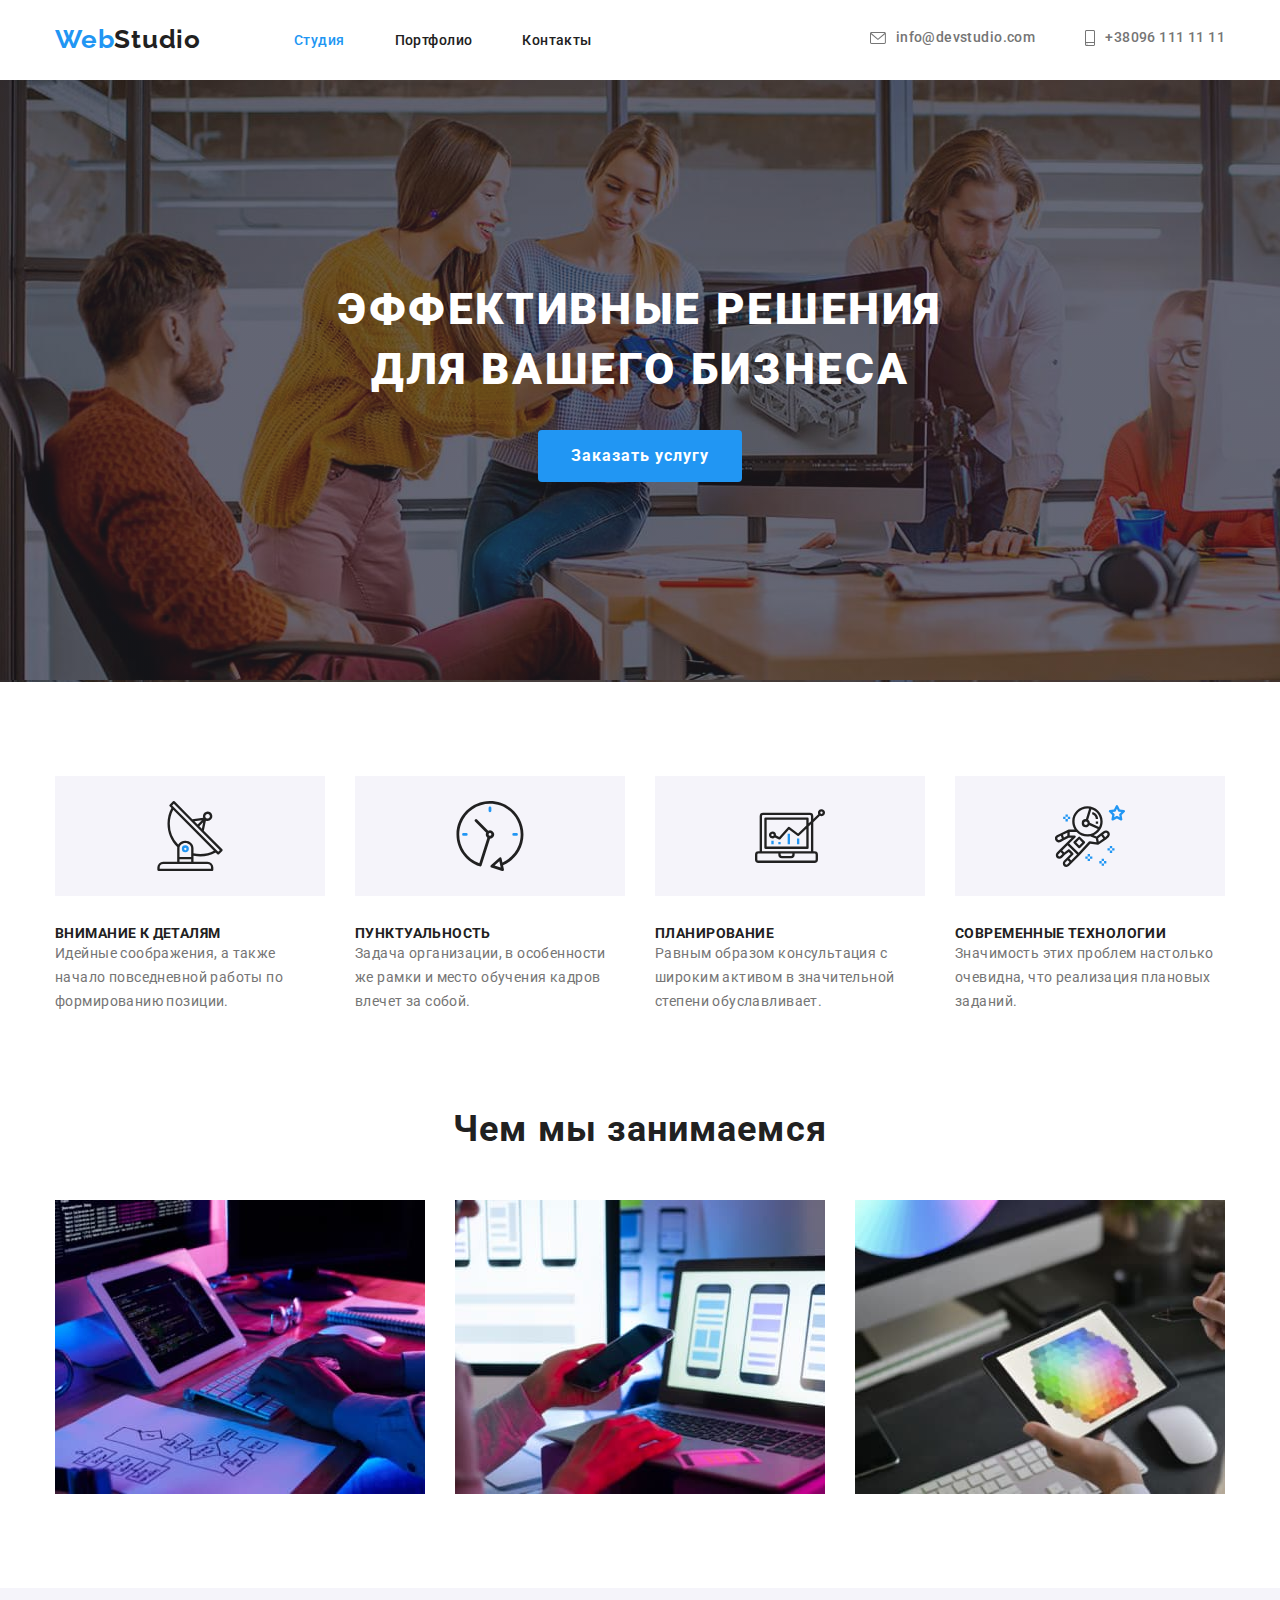
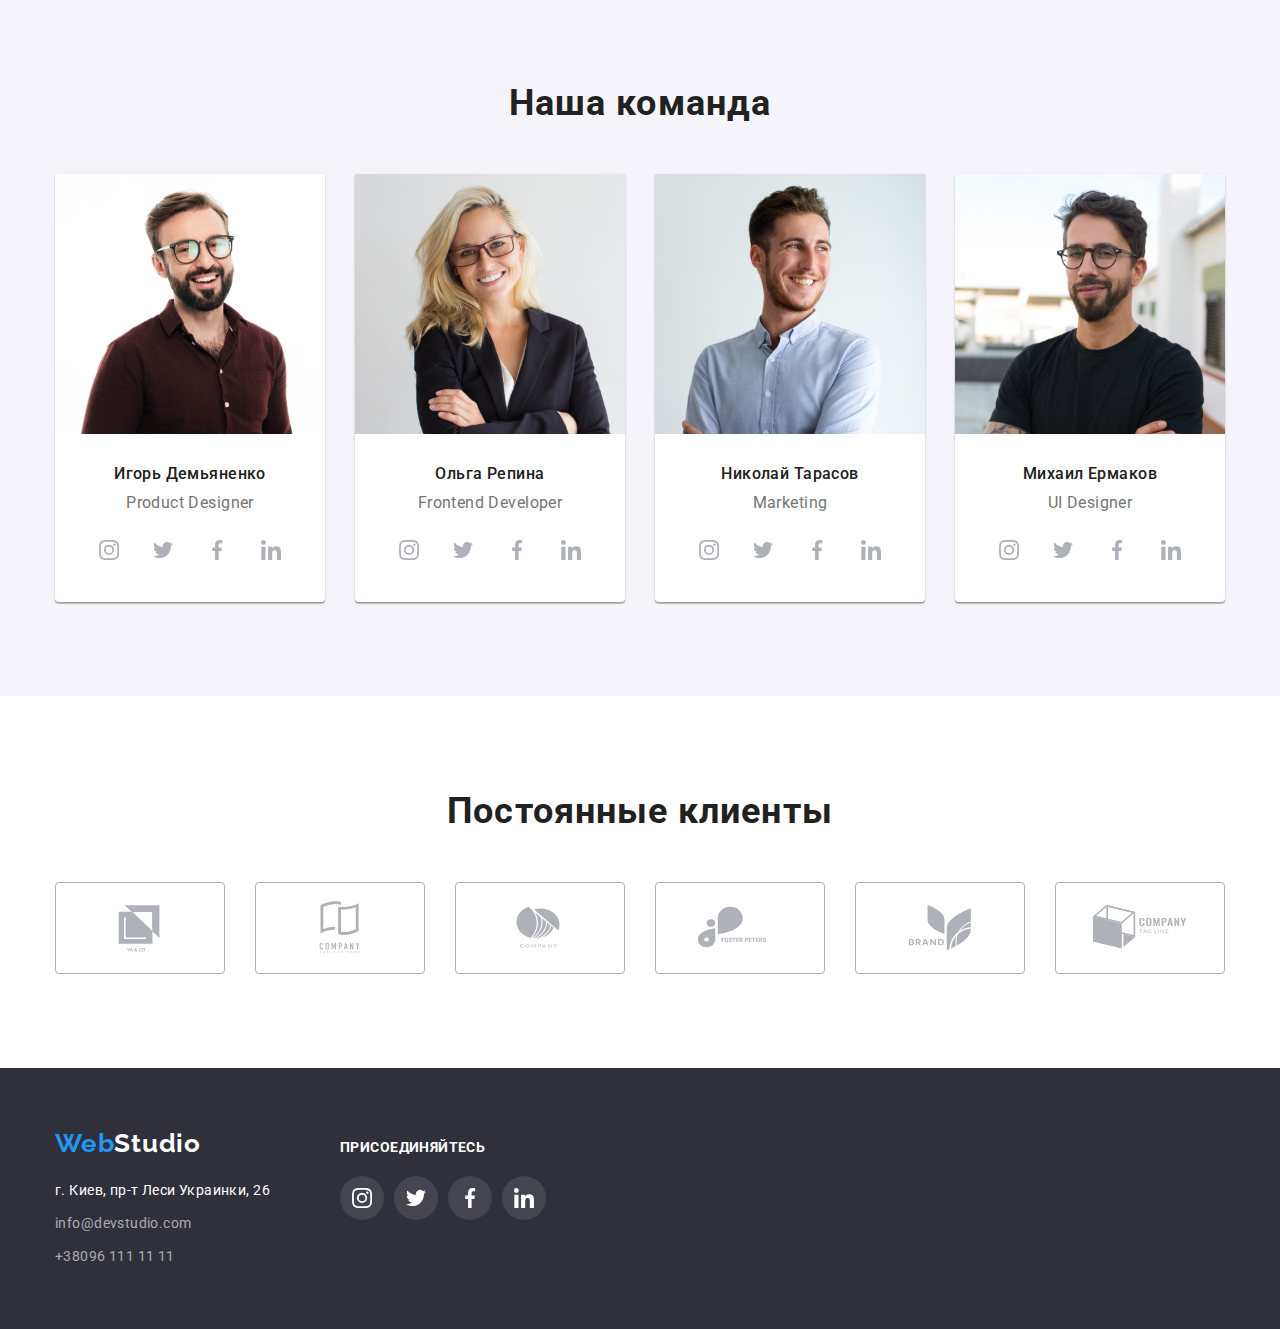
<file: index.html>
<!DOCTYPE html>
<html lang="ru">
  <head>
    <meta charset="UTF-8" />
    <meta http-equiv="X-UA-Compatible" content="IE=edge" />
    <meta name="viewport" content="width=device-width, initial-scale=1.0" />
    <title>Web Studio</title>
    <link
      href="https://fonts.googleapis.com/css2?family=Raleway:wght@700&family=Roboto:wght@400;500;700;900&display=swap"
      rel="stylesheet"
    />
    <link
      rel="stylesheet"
      href="https://cdnjs.cloudflare.com/ajax/libs/modern-normalize/1.1.0/modern-normalize.min.css"
    />
    <link rel="stylesheet" href="./css/styles.css" />
  </head>
  <body>
    <header>
      <div class="container flex-wrap">
        <nav class="main-nav">
          <a href="./index.html" class="logo"><span>Web</span>Studio</a>
          <ul class="site-nav list">
            <li class="item"><a class="link current" href="./index.html">Студия</a></li>
            <li class="item"><a class="link" href="./portfolio.html">Портфолио</a></li>
            <li class="item"><a class="link" href="#">Контакты</a></li>
          </ul>
        </nav>
        <ul class="contacts list">
          <li class="item">
            <a class="link" href="mailto:info@devstudio.com">
              <svg class="contact-icon" width="16" height="12">
                <use href="./images/symbol-defs.svg#email"></use></svg
              >info@devstudio.com</a
            >
          </li>
          <li class="item">
            <a class="link" href="tel:+380961111111"
              ><svg class="contact-icon" width="10" height="16">
                <use href="./images/symbol-defs.svg#phone"></use></svg
              >+38096 111 11 11</a
            >
          </li>
        </ul>
      </div>
    </header>
    <main>
      <section class="hero">
        <div class="container">
          <h1 class="hero-title">
            Эффективные решения <br />
            для вашего бизнеса
          </h1>
          <button class="hero-button" type="button">Заказать услугу</button>
        </div>
      </section>
      <section class="features section">
        <div class="container">
          <h2 class="title visually-hidden">Наши преимущества</h2>
          <ul class="list features-list">
            <li class="item">
              <div class="icon-wrap">
                <svg class="icon" width="70" height="70">
                  <use href="./images/symbol-defs.svg#antenna"></use>
                </svg>
              </div>
              <h3 class="features-title">Внимание к деталям</h3>
              <p class="features-text">
                Идейные соображения, а также начало повседневной работы по формированию позиции.
              </p>
            </li>
            <li class="item">
              <div class="icon-wrap">
                <svg class="icon" width="70" height="70">
                  <use href="./images/symbol-defs.svg#clock"></use>
                </svg>
              </div>
              <h3 class="features-title">Пунктуальность</h3>
              <p class="features-text">
                Задача организации, в особенности же рамки и место обучения кадров влечет за собой.
              </p>
            </li>
            <li class="item">
              <div class="icon-wrap">
                <svg class="icon" width="70" height="70">
                  <use href="./images/symbol-defs.svg#diagram"></use>
                </svg>
              </div>
              <h3 class="features-title">Планирование</h3>
              <p class="features-text">
                Равным образом консультация с широким активом в значительной степени обуславливает.
              </p>
            </li>
            <li class="item">
              <div class="icon-wrap">
                <svg class="icon" width="70" height="70">
                  <use href="./images/symbol-defs.svg#astronaut"></use>
                </svg>
              </div>
              <h3 class="features-title">Современные технологии</h3>
              <p class="features-text">
                Значимость этих проблем настолько очевидна, что реализация плановых заданий.
              </p>
            </li>
          </ul>
        </div>
      </section>
      <section class="works section">
        <div class="container">
          <h2 class="title">Чем мы занимаемся</h2>
          <ul class="list works-list">
            <li class="item">
              <img class="img" src="./images/img-keyboard.jpg" alt="keyboard" width="370" />
            </li>
            <li class="item">
              <img class="img" src="./images/img-smartphone.jpg" alt="phone" width="370" />
            </li>
            <li class="item">
              <img class="img" src="./images/img-tablet.jpg" alt="tablet" width="370" />
            </li>
          </ul>
        </div>
      </section>
      <section class="team section">
        <div class="container">
          <h2 class="title">Наша команда</h2>
          <ul class="list team-list">
            <li class="item">
              <img class="img" src="./images/ilya.jpg" alt="Игорь Демьяненко" width="270" />
              <h3 class="team-title dscr">Игорь Демьяненко</h3>
              <p class="team-text dscr">Product Designer</p>
              <ul class="social-net">
                <li class="social-net-item">
                  <a class="link" href="#"
                    ><svg class="icon" width="20" height="20">
                      <use href="./images/symbol-defs.svg#instagram"></use></svg
                  ></a>
                </li>
                <li class="social-net-item">
                  <a class="link" href="#"
                    ><svg class="icon" width="20" height="20">
                      <use href="./images/symbol-defs.svg#twitter"></use></svg
                  ></a>
                </li>
                <li class="social-net-item">
                  <a class="link" href="#"
                    ><svg class="icon" width="20" height="20">
                      <use href="./images/symbol-defs.svg#facebook"></use></svg
                  ></a>
                </li>
                <li class="social-net-item">
                  <a class="link" href="#"
                    ><svg class="icon" width="20" height="20">
                      <use href="./images/symbol-defs.svg#linkedin"></use></svg
                  ></a>
                </li>
              </ul>
            </li>
            <li class="item">
              <img class="img" src="./images/olga.jpg" alt="Ольга Репина" width="270" />
              <h3 class="team-title dscr">Ольга Репина</h3>
              <p class="team-text dscr">Frontend Developer</p>
              <ul class="social-net">
                <li class="social-net-item">
                  <a class="link" href="#"
                    ><svg class="icon" width="20" height="20">
                      <use href="./images/symbol-defs.svg#instagram"></use></svg
                  ></a>
                </li>
                <li class="social-net-item">
                  <a class="link" href="#"
                    ><svg class="icon" width="20" height="20">
                      <use href="./images/symbol-defs.svg#twitter"></use></svg
                  ></a>
                </li>
                <li class="social-net-item">
                  <a class="link" href="#"
                    ><svg class="icon" width="20" height="20">
                      <use href="./images/symbol-defs.svg#facebook"></use></svg
                  ></a>
                </li>
                <li class="social-net-item">
                  <a class="link" href="#"
                    ><svg class="icon" width="20" height="20">
                      <use href="./images/symbol-defs.svg#linkedin"></use></svg
                  ></a>
                </li>
              </ul>
            </li>
            <li class="item">
              <img class="img" src="./images/nikolay.jpg" alt="Николай Тарасов" width="270" />
              <h3 class="team-title dscr">Николай Тарасов</h3>
              <p class="team-text dscr">Marketing</p>
              <ul class="social-net">
                <li class="social-net-item">
                  <a class="link" href="#"
                    ><svg class="icon" width="20" height="20">
                      <use href="./images/symbol-defs.svg#instagram"></use></svg
                  ></a>
                </li>
                <li class="social-net-item">
                  <a class="link" href="#"
                    ><svg class="icon" width="20" height="20">
                      <use href="./images/symbol-defs.svg#twitter"></use></svg
                  ></a>
                </li>
                <li class="social-net-item">
                  <a class="link" href="#"
                    ><svg class="icon" width="20" height="20">
                      <use href="./images/symbol-defs.svg#facebook"></use></svg
                  ></a>
                </li>
                <li class="social-net-item">
                  <a class="link" href="#"
                    ><svg class="icon" width="20" height="20">
                      <use href="./images/symbol-defs.svg#linkedin"></use></svg
                  ></a>
                </li>
              </ul>
            </li>
            <li class="item">
              <img class="img" src="./images/michael.jpg" alt="Михаил Ермаков" width="270" />
              <h3 class="team-title dscr">Михаил Ермаков</h3>
              <p class="team-text dscr">UI Designer</p>
              <ul class="social-net">
                <li class="social-net-item">
                  <a class="link" href="#"
                    ><svg class="icon" width="20" height="20">
                      <use href="./images/symbol-defs.svg#instagram"></use></svg
                  ></a>
                </li>
                <li class="social-net-item">
                  <a class="link" href="#"
                    ><svg class="icon" width="20" height="20">
                      <use href="./images/symbol-defs.svg#twitter"></use></svg
                  ></a>
                </li>
                <li class="social-net-item">
                  <a class="link" href="#"
                    ><svg class="icon" width="20" height="20">
                      <use href="./images/symbol-defs.svg#facebook"></use></svg
                  ></a>
                </li>
                <li class="social-net-item">
                  <a class="link" href="#"
                    ><svg class="icon" width="20" height="20">
                      <use href="./images/symbol-defs.svg#linkedin"></use></svg
                  ></a>
                </li>
              </ul>
            </li>
          </ul>
        </div>
      </section>
      <section class="customers section">
        <div class="container">
          <h2 class="title">Постоянные клиенты</h2>
          <ul class="list company-list">
            <li class="item">
              <a href="#" class="link">
                <svg class="icon" width="106" height="60">
                  <use href="./images/symbol-defs.svg#company-one"></use>
                </svg>
              </a>
            </li>
            <li class="item">
              <a href="#" class="link"
                ><svg class="icon" width="106" height="60">
                  <use href="./images/symbol-defs.svg#company-two"></use></svg
              ></a>
            </li>
            <li class="item">
              <a href="#" class="link"
                ><svg class="icon" width="106" height="60">
                  <use href="./images/symbol-defs.svg#company-three"></use></svg
              ></a>
            </li>
            <li class="item">
              <a href="#" class="link"
                ><svg class="icon" width="106" height="60">
                  <use href="./images/symbol-defs.svg#company-four"></use></svg
              ></a>
            </li>
            <li class="item">
              <a href="#" class="link"
                ><svg class="icon" width="106" height="60">
                  <use href="./images/symbol-defs.svg#company-five"></use></svg
              ></a>
            </li>
            <li class="item">
              <a href="#" class="link"
                ><svg class="icon" width="106" height="60">
                  <use href="./images/symbol-defs.svg#company-six"></use></svg
              ></a>
            </li>
          </ul>
        </div>
      </section>
    </main>
    <footer class="footer">
      <div class="container">
        <div class="wrap">
          <a href="./index.html" class="logo"><span>Web</span>Studio</a>
          <address class="footer-adress">
            <ul class="list">
              <li class="item"><p>г. Киев, пр-т Леси Украинки, 26</p></li>
              <li class="item">
                <a class="link" href="mailto:info@devstudio.com">info@devstudio.com</a>
              </li>
              <li class="item"><a class="link" href="tel:+380961111111">+38096 111 11 11</a></li>
            </ul>
          </address>
        </div>
        <div class="wrap">
          <p class="title">Присоединяйтесь</p>
          <ul class="social-net-footer">
            <li class="social-net-item">
              <a class="link footer-icon" href="#"
                ><svg class="icon" width="20" height="20">
                  <use href="./images/symbol-defs.svg#instagram"></use></svg
              ></a>
            </li>
            <li class="social-net-item">
              <a class="link footer-icon" href="#"
                ><svg class="icon" width="20" height="20">
                  <use href="./images/symbol-defs.svg#twitter"></use></svg
              ></a>
            </li>
            <li class="social-net-item">
              <a class="link footer-icon" href="#"
                ><svg class="icon" width="20" height="20">
                  <use href="./images/symbol-defs.svg#facebook"></use></svg
              ></a>
            </li>
            <li class="social-net-item">
              <a class="link footer-icon" href="#"
                ><svg class="icon" width="20" height="20">
                  <use href="./images/symbol-defs.svg#linkedin"></use></svg
              ></a>
            </li>
          </ul>
        </div>
      </div>
    </footer>
  </body>
</html>
</file>
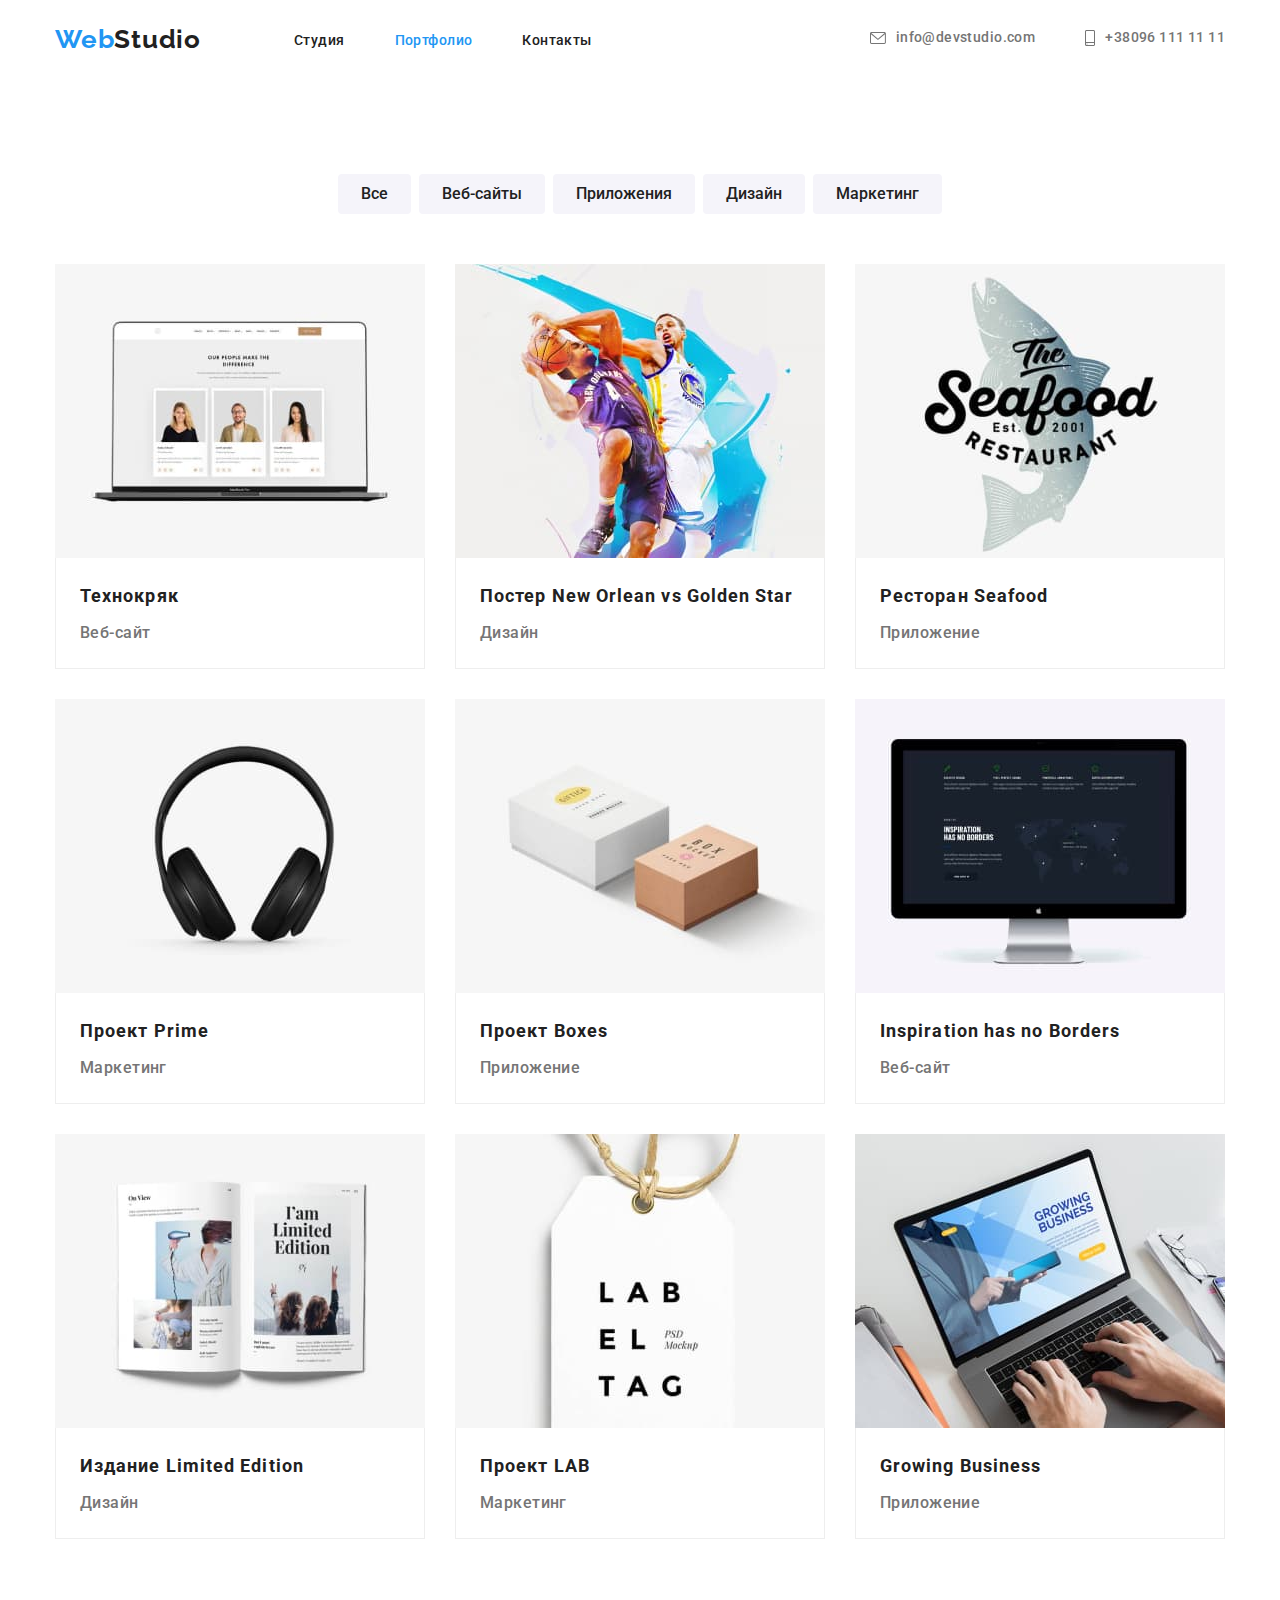
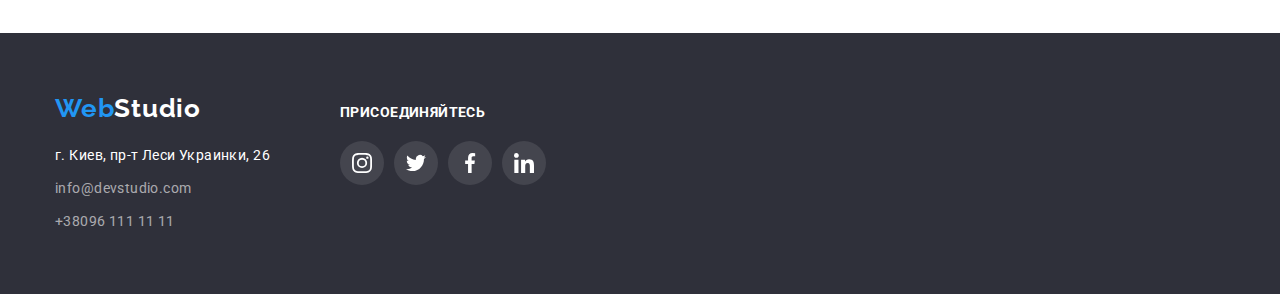
<file: portfolio.html>
<!DOCTYPE html>
<html lang="ru">
  <head>
    <meta charset="UTF-8" />
    <meta http-equiv="X-UA-Compatible" content="IE=edge" />
    <meta name="viewport" content="width=device-width, initial-scale=1.0" />
    <title>Web Studio</title>
    <link
      href="https://fonts.googleapis.com/css2?family=Raleway:wght@700&family=Roboto:wght@400;500;700;900&display=swap"
      rel="stylesheet"
    />
    <link
      rel="stylesheet"
      href="https://cdnjs.cloudflare.com/ajax/libs/modern-normalize/1.1.0/modern-normalize.min.css"
    />
    <link rel="stylesheet" href="./css/styles.css" />
  </head>
  <body>
    <header>
      <div class="container flex-wrap">
        <nav class="main-nav">
          <a href="./index.html" class="logo"><span>Web</span>Studio</a>
          <ul class="site-nav list">
            <li class="item"><a class="link" href="./index.html">Студия</a></li>
            <li class="item"><a class="link current" href="./portfolio.html">Портфолио</a></li>
            <li class="item"><a class="link" href="#">Контакты</a></li>
          </ul>
        </nav>
        <ul class="contacts list">
          <li class="item">
            <a class="link" href="mailto:info@devstudio.com">
              <svg class="contact-icon" width="16" height="12">
                <use href="./images/symbol-defs.svg#email"></use></svg
              >info@devstudio.com</a
            >
          </li>
          <li class="item">
            <a class="link" href="tel:+380961111111"
              ><svg class="contact-icon" width="10" height="16">
                <use href="./images/symbol-defs.svg#phone"></use></svg
              >+38096 111 11 11</a
            >
          </li>
        </ul>
      </div>
    </header>
    <main>
      <section class="portfolio section">
        <div class="container">
          <h1 class="hero-title visually-hidden">Портфолио</h1>
          <ul class="list portfolio-btn">
            <li class="item"><button class="button link" type="button">Все</button></li>
            <li class="item"><button class="button link" type="button">Веб-сайты</button></li>
            <li class="item"><button class="button link" type="button">Приложения</button></li>
            <li class="item"><button class="button link" type="button">Дизайн</button></li>
            <li class="item"><button class="button link" type="button">Маркетинг</button></li>
          </ul>
          <ul class="list portfolio-list">
            <li class="item">
              <a href="#" class="link"
                ><img class="img" src="./images/technocrack.jpg" alt="Веб-сайт" width="370" />
                <div class="dscr">
                  <h2 class="title">Технокряк</h2>
                  <p class="dscr-text">Веб-сайт</p>
                </div></a
              >
            </li>
            <li class="item">
              <a href="#" class="link"
                ><img
                  class="img"
                  src="./images/basketball.jpg"
                  alt="New Orlean vs Golden Star"
                  width="370"
                />
                <div class="dscr">
                  <h2 class="title">Постер New Orlean vs Golden Star</h2>
                  <p class="dscr-text">Дизайн</p>
                </div></a
              >
            </li>
            <li class="item">
              <a href="#" class="link"
                ><img class="img" src="./images/seafood.jpg" alt="Seafood" width="370" />
                <div class="dscr">
                  <h2 class="title">Ресторан Seafood</h2>
                  <p class="dscr-text">Приложение</p>
                </div></a
              >
            </li>
            <li class="item">
              <a href="#" class="link"
                ><img class="img" src="./images/prime.jpg" alt="Headphones" width="370" />
                <div class="dscr">
                  <h2 class="title">Проект Prime</h2>
                  <p class="dscr-text">Маркетинг</p>
                </div></a
              >
            </li>
            <li class="item">
              <a href="#" class="link"
                ><img class="img" src="./images/boxes.jpg" alt="Boxes" width="370" />
                <div class="dscr">
                  <h2 class="title">Проект Boxes</h2>
                  <p class="dscr-text">Приложение</p>
                </div></a
              >
            </li>
            <li class="item">
              <a href="#" class="link"
                ><img class="img" src="./images/inspiration.jpg" alt="Display" width="370" />
                <div class="dscr">
                  <h2 class="title">Inspiration has no Borders</h2>
                  <p class="dscr-text">Веб-сайт</p>
                </div></a
              >
            </li>
            <li class="item">
              <a href="#" class="link"
                ><img class="img" src="./images/limited-ed.jpg" alt="Magazine" width="370" />
                <div class="dscr">
                  <h2 class="title">Издание Limited Edition</h2>
                  <p class="dscr-text">Дизайн</p>
                </div></a
              >
            </li>
            <li class="item">
              <a href="#" class="link"
                ><img class="img" src="./images/projectlab.jpg" alt="Label" width="370" />
                <div class="dscr">
                  <h2 class="title">Проект LAB</h2>
                  <p class="dscr-text">Маркетинг</p>
                </div></a
              >
            </li>
            <li class="item">
              <a href="#" class="link"
                ><img class="img" src="./images/growing.jpg" alt="Laptop" width="370" />
                <div class="dscr">
                  <h2 class="title">Growing Business</h2>
                  <p class="dscr-text">Приложение</p>
                </div></a
              >
            </li>
          </ul>
        </div>
      </section>
    </main>
    <footer class="footer">
      <div class="container">
        <div class="wrap">
          <a href="./index.html" class="logo"><span>Web</span>Studio</a>
          <address class="footer-adress">
            <ul class="list">
              <li class="item"><p>г. Киев, пр-т Леси Украинки, 26</p></li>
              <li class="item">
                <a class="link" href="mailto:info@devstudio.com">info@devstudio.com</a>
              </li>
              <li class="item"><a class="link" href="tel:+380961111111">+38096 111 11 11</a></li>
            </ul>
          </address>
        </div>
        <div class="wrap">
          <p class="title">Присоединяйтесь</p>
          <ul class="social-net-footer">
            <li class="social-net-item">
              <a class="link footer-icon" href="#"
                ><svg class="icon" width="20" height="20">
                  <use href="./images/symbol-defs.svg#instagram"></use></svg
              ></a>
            </li>
            <li class="social-net-item">
              <a class="link footer-icon" href="#"
                ><svg class="icon" width="20" height="20">
                  <use href="./images/symbol-defs.svg#twitter"></use></svg
              ></a>
            </li>
            <li class="social-net-item">
              <a class="link footer-icon" href="#"
                ><svg class="icon" width="20" height="20">
                  <use href="./images/symbol-defs.svg#facebook"></use></svg
              ></a>
            </li>
            <li class="social-net-item">
              <a class="link footer-icon" href="#"
                ><svg class="icon" width="20" height="20">
                  <use href="./images/symbol-defs.svg#linkedin"></use></svg
              ></a>
            </li>
          </ul>
        </div>
      </div>
    </footer>
  </body>
</html>
</file>
<file: css/styles.css>
:root {
  --primary-color: #ffffff;
  --secondary-bg-color: #2f303a;
  --hero-bg-opacity: rgba(47, 48, 58, 0.4);
  --footer-icon-bg: rgba(255, 255, 255, 0.1);
  --accent-bg-color: #f5f4fa;
  --primary-text-color: #212121;
  --secondary-text-color: #757575;
  --social-net-color: #afb1b8;
  --accent-color: #2196f3;
  --opacity-adress-color: rgba(255, 255, 255, 0.6);
  --border-color: #eeeeee;
  --border-color-header: #ececec;
  --box-shodow-first: rgba(0, 0, 0, 0.12);
  --box-shodow-second: rgba(0, 0, 0, 0.14);
  --box-shodow-third: rgba(0, 0, 0, 0.2);
  --box-shodow-fourth: rgba(0, 0, 0, 0.08);
  --box-shodow-fifth: rgba(0, 0, 0, 0.1);
}

/* Загальні стилі */

body {
  font-family: 'Roboto', sans-serif;
  font-weight: 400;
  font-size: 14px;
  line-height: 1.71;
  letter-spacing: 0.03em;

  background-color: var(--primary-color);
  color: var(--primary-text-color);
}

h1,
h2,
h3,
h4,
h5,
h6,
p,
ul {
  margin: 0;
}

.header {
  border: 1px solid var(--border-color-header);
}

.container {
  width: 1200px;
  padding: 0 15px;
  margin: 0 auto;
}

.list {
  padding: 0;
  margin: 0;
  letter-spacing: inherit;
  list-style: none;
}

.section {
  padding-top: 94px;
  padding-bottom: 94px;
}

.section li {
  list-style: none;
}

.visually-hidden {
  position: absolute;
  width: 1px;
  height: 1px;
  margin: -1px;
  border: 0;
  padding: 0;

  white-space: nowrap;
  clip-path: inset(100%);
  clip: rect(0 0 0 0);
  overflow: hidden;
}

.title {
  font-weight: 700;
  font-size: 36px;
  line-height: 1.17;
  text-align: center;
  letter-spacing: 0.03em;

  color: var(--primary-text-color);
}

.img {
  display: block;
}

/* Логотип */

.logo {
  font-family: 'Raleway';
  font-weight: 700;
  font-size: 26px;
  line-height: 1.2;
  letter-spacing: 0.03em;

  color: var(--primary-text-color);
  text-decoration: none;
}
.logo > span {
  color: var(--accent-color);
}

/* Навігація сайту */

.flex-wrap,
.main-nav {
  display: flex;
  align-items: center;
}

.link {
  font-weight: 500;
  text-decoration: none;

  color: var(--primary-text-color);
}

.site-nav {
  display: flex;
  margin-left: 93px;
}

.site-nav .link {
  display: block;
  padding-top: 32px;
  padding-bottom: 32px;

  line-height: 1.15;
}

.site-nav .item:not(:last-child) {
  margin-right: 50px;
}

.site-nav .link.current {
  color: var(--accent-color);
}

.site-nav .link:hover,
.site-nav .link:focus {
  color: var(--accent-color);
}

/* Contacts */

.contacts {
  display: flex;
  margin-left: auto;
}

.contacts .item:not(:last-child) {
  margin-right: 50px;
}

.contacts .link {
  color: var(--secondary-text-color);
}
.contacts .link:hover,
.contacts .link:focus {
  color: var(--accent-color);
}

.contacts .link {
  display: inline-flex;
  align-items: center;
}

.contact-icon {
  fill: currentColor;
  margin-right: 10px;
}

/* Герой */

.hero {
  max-width: 1600px;
  padding: 200px 0;
  margin: 0 auto;
  text-align: center;
  background-color: var(--secondary-bg-color);
  background-image: linear-gradient(to right, var(--hero-bg-opacity), var(--hero-bg-opacity)),
    url(../images/bg-hero.jpg);
}

.hero-title {
  margin-bottom: 30px;

  font-weight: 900;
  font-size: 44px;
  line-height: 1.36;
  letter-spacing: 0.06em;

  text-transform: uppercase;
  color: var(--primary-color);
}
.hero-button {
  min-width: 200px;
  padding: 10px 32px;
  border-radius: 4px;
  border: 1px solid transparent;

  font-weight: 700;
  font-size: 16px;
  line-height: 1.88;
  letter-spacing: 0.06em;
  cursor: pointer;

  background-color: var(--accent-color);
  color: var(--primary-color);
}
.hero-button:hover,
.hero-button:focus {
  border: 1px solid var(--accent-color);
  background-color: var(--primary-color);
  color: var(--accent-color);
}

/* Наші привілеї */

.features-list {
  display: flex;
  flex-wrap: wrap;
}

.features-list .item {
  width: 270px;
  margin-right: 30px;
  margin-bottom: 30px;
}

.features-list .item:nth-child(4n) {
  margin-right: 0;
}

.features-list .item:nth-last-child(-n + 4) {
  margin-bottom: 0;
}

.icon-wrap {
  display: flex;
  align-items: center;
  justify-content: center;
  height: 120px;
  margin-bottom: 30px;
  background-color: var(--accent-bg-color);
}

.features-title {
  font-size: 14px;
  line-height: 1.14;
  letter-spacing: 0.03em;
  text-transform: uppercase;
}
.features-text {
  line-height: 1.71;
  color: var(--secondary-text-color);
}
/* Наші роботи */

.works {
  padding-top: 0;
}
.works .title {
  margin-bottom: 50px;
}

.works-list {
  display: flex;
  flex-wrap: wrap;
}

.works-list .item {
  margin-right: 30px;
  margin-bottom: 30px;
}

.works-list .item:hover {
  box-shadow: 0px 3px 5px var(--box-shodow-first), 0px 3px 3px var(--box-shodow-second),
    0px 4px 3px var(--box-shodow-third);
}

.works-list .item:nth-child(3n) {
  margin-right: 0;
}

.works-list .item:nth-last-child(-n + 3) {
  margin-bottom: 0;
}
/* Наша команда */

.team {
  background-color: var(--accent-bg-color);
}

.team .title {
  margin-bottom: 50px;
}

.team-list {
  display: flex;
  flex-wrap: wrap;
}

.team .item {
  margin-right: 30px;
  margin-bottom: 30px;
  border-bottom-left-radius: 4px;
  border-bottom-right-radius: 4px;
  box-shadow: 0px 1px 3px var(--box-shodow-first), 0px 1px 1px var(--box-shodow-second),
    0px 2px 1px var(--box-shodow-third);

  background-color: var(--primary-color);
}

.team-list .item:nth-child(4n) {
  margin-right: 0;
}

.team-list .item:nth-last-child(-n + 4) {
  margin-bottom: 0;
}

.team .img {
  margin-bottom: 30px;
}

.team .dscr {
  font-size: 16px;
  line-height: 1.19;
  text-align: center;
}
.team-title {
  margin-bottom: 10px;
  font-weight: 500;
}
.team-text {
  margin-bottom: 16px;
  color: var(--secondary-text-color);
}

.social-net {
  display: flex;
  justify-content: center;
  padding: 0;
  margin-bottom: 30px;
}

.social-net-item .link {
  display: flex;
  justify-content: center;
  align-items: center;
  width: 44px;
  height: 44px;
  border-radius: 50%;
}

.social-net-item:not(:last-child) {
  margin-right: 10px;
}

.social-net .icon {
  fill: var(--social-net-color);
}

.social-net-item .link:hover,
.social-net-item .link:active {
  background-color: var(--accent-color);
}

.social-net-item .link:hover .icon,
.social-net-item .link:active .icon {
  fill: var(--primary-color);
}

/* Постійні клієнти */

.customers .title {
  margin-bottom: 50px;
}

.company-list {
  display: inline-flex;
}

.company-list .item {
  width: 170px;
  height: 92px;
}

.company-list .link {
  display: flex;
  justify-content: center;
  align-items: center;
  width: 100%;
  height: 100%;
  border: 1px solid var(--social-net-color);
  border-radius: 4px;
  /* margin-right: 30px; */
}

.company-list .item:not(:last-child) {
  margin-right: 30px;
}

.company-list .icon {
  fill: var(--social-net-color);
}

.company-list .link:hover,
.company-list .link:active {
  border-color: var(--accent-color);
}

.company-list .link:hover .icon,
.company-list .link:active .icon {
  fill: var(--accent-color);
}

/* Футер */
.footer {
  padding-top: 60px;
  padding-bottom: 60px;
  background-color: var(--secondary-bg-color);
  color: var(--primary-color);
}

.footer .container {
  display: flex;
  align-items: baseline;
}

.footer .logo {
  display: block;
  margin-bottom: 20px;
  color: var(--primary-color);
}

.footer a {
  color: var(--primary-text-color);
  text-decoration: none;
}

.footer li {
  font-style: normal;
  list-style: none;
}

.footer .wrap:not(:last-child) {
  margin-right: 70px;
}

.footer .title {
  margin-bottom: 20px;
  text-transform: uppercase;
  text-align: left;
  font-weight: 700;
  font-size: 14px;
  line-height: 1.14;
  color: var(--primary-color);
}

.footer .item:not(:last-child) {
  margin-bottom: 9px;
}

.footer .link {
  font-weight: normal;
  color: var(--opacity-adress-color);
}

.footer .link:hover,
.footer .link:focus {
  color: var(--accent-color);
}

.social-net-footer {
  display: flex;
  justify-content: center;
  padding: 0;
  margin-bottom: 0;
}

.social-net-footer .icon {
  fill: var(--primary-color);
}

.footer-icon {
  background-color: var(--footer-icon-bg);
}

/* Портфоліо */

.portfolio-btn {
  display: flex;
  justify-content: center;
  margin-bottom: 50px;
}

.portfolio .button {
  /* box-shadow: 0px 3px 1px var(--box-shodow-fifth), 0px 1px 2px var(--box-shodow-fourth),
    0px 2px 2px var(--box-shodow-first); */
  border-radius: 4px;
  padding: 6px 22px;
  background-color: var(--accent-bg-color);
  color: var(--primary-text-color);
  border: 1px solid transparent;

  font-weight: 500;
  font-size: 16px;
  line-height: 1.62;
  cursor: pointer;

  background-color: var(--accent-bg-color);
}

.portfolio .button:hover,
.portfolio .button:focus,
.portfolio .button:visited {
  background-color: var(--accent-color);
  color: var(--primary-color);
  box-shadow: 0px 3px 1px var(--box-shodow-fifth), 0px 1px 2px var(--box-shodow-fourth),
    0px 2px 2px var(--box-shodow-first);
}

.portfolio-btn .item:not(:last-child) {
  margin-right: 8px;
}

.portfolio-list {
  display: flex;
  flex-wrap: wrap;
}

.portfolio-list .item {
  margin-right: 30px;
  margin-bottom: 30px;
}

.portfolio-list .link {
  display: block;
}

.portfolio-list .link:hover {
  box-shadow: 0px 3px 5px var(--box-shodow-first), 0px 3px 3px var(--box-shodow-second),
    0px 4px 3px var(--box-shodow-third);
}

.portfolio-list .item:nth-child(3n) {
  margin-right: 0;
}

.portfolio-list .item:nth-last-child(-n + 3) {
  margin-bottom: 0;
}

.portfolio .dscr {
  padding: 20px 24px;
  border-right: 1px solid var(--border-color);
  border-bottom: 1px solid var(--border-color);
  border-left: 1px solid var(--border-color);
}

.portfolio .title {
  margin-bottom: 4px;

  font-size: 18px;
  line-height: 2;
  letter-spacing: 0.06em;
  text-align: left;

  color: var(--primary-text-color);
}

.portfolio .dscr-text {
  font-size: 16px;
  line-height: 1.88;

  color: var(--secondary-text-color);
}
</file>
